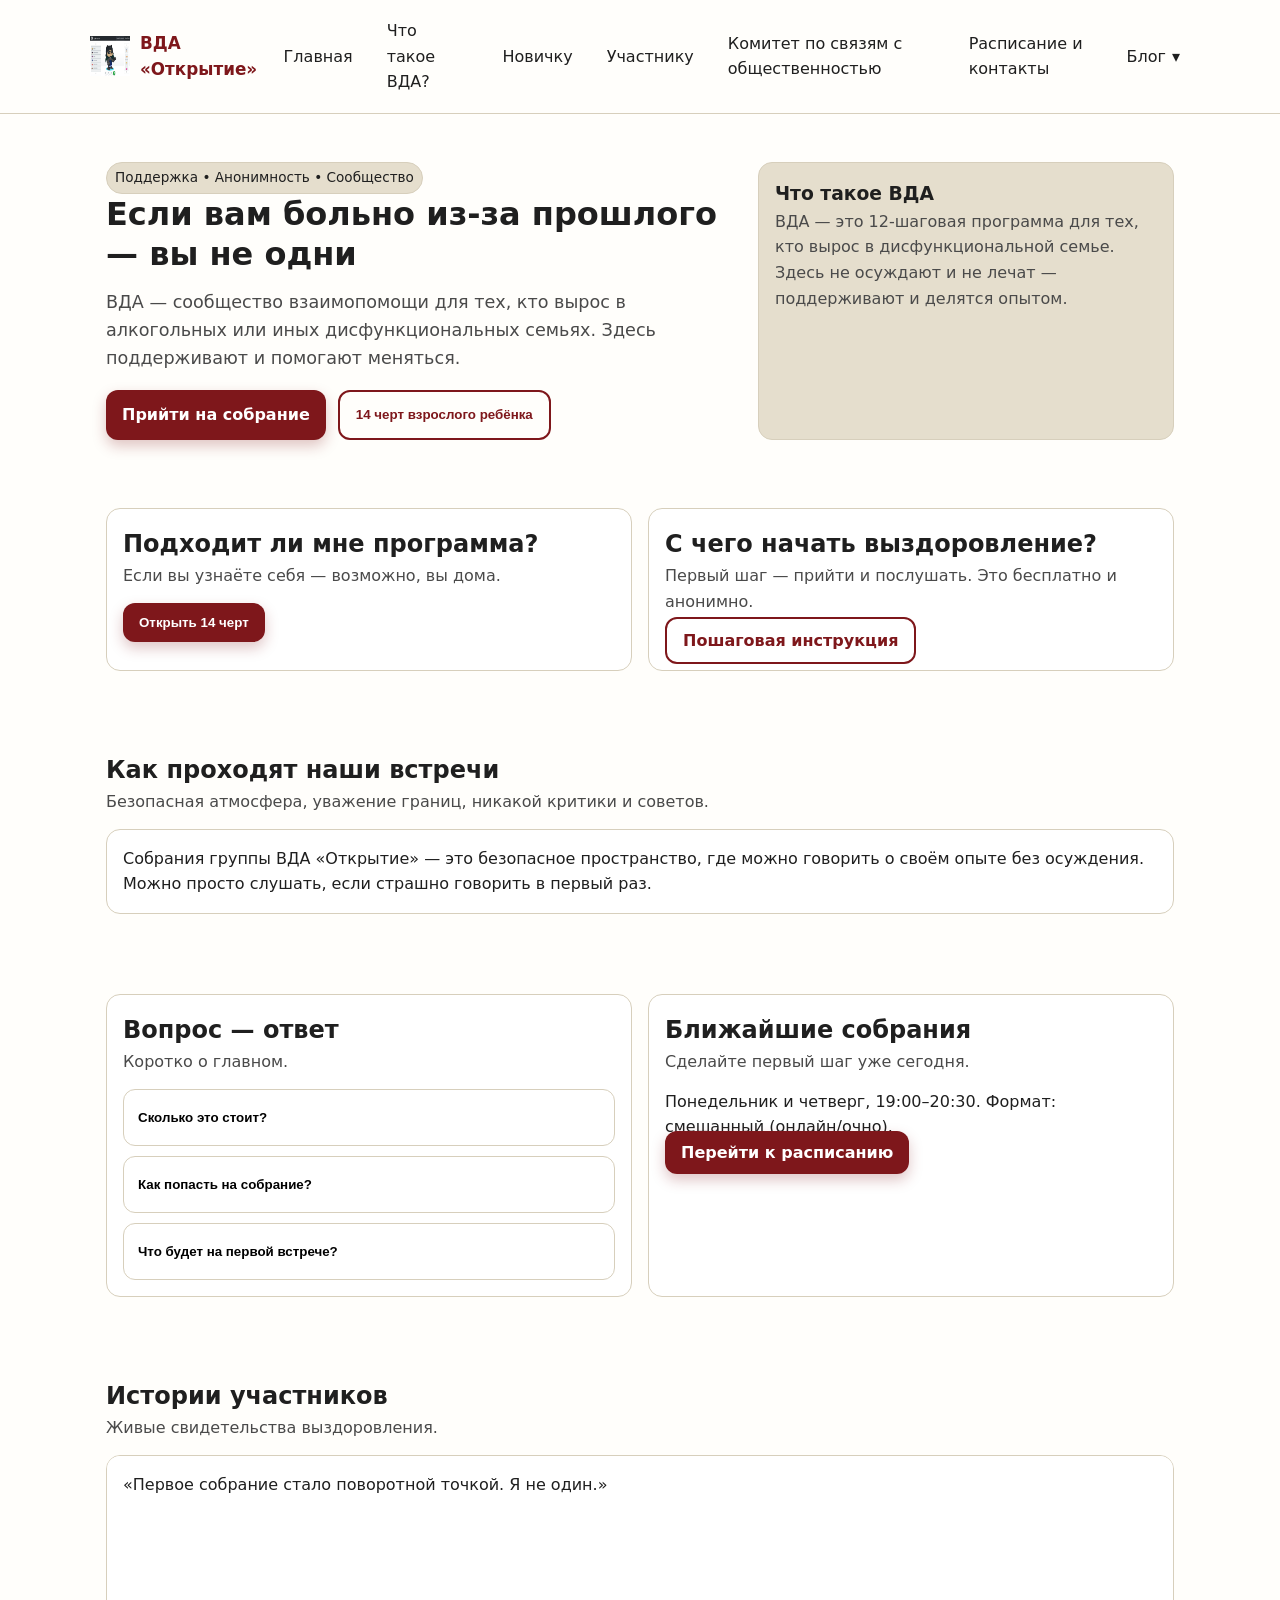
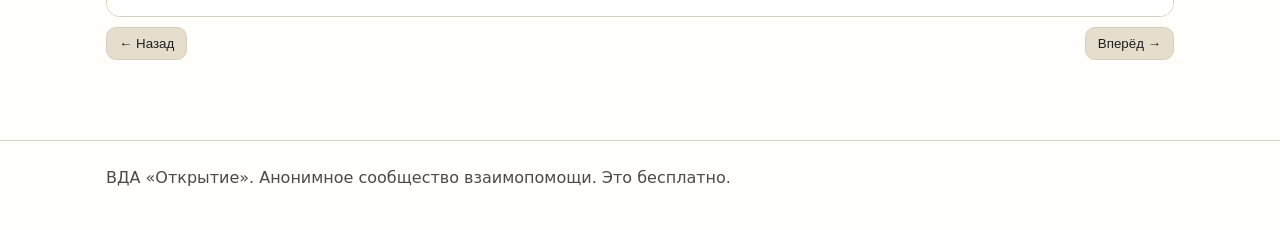
<file: index.html>
<!DOCTYPE html>
<html lang="ru">
  <head>
    <meta charset="utf-8" />
    <meta name="viewport" content="width=device-width, initial-scale=1" />
    <title>ВДА «Открытие» — Сообщество поддержки</title>
    <link href="styles.css" rel="stylesheet" />
  </head>
  <body>
    <header class="site-header">
      <div class="container nav">
        <a class="brand" href="index.html">
          <img src="images/logo.png" alt="ВДА Открытие логотип" />
          <span class="title">ВДА «Открытие»</span>
        </a>
        <button class="nav-toggle" aria-controls="primary-menu" aria-expanded="false">☰</button>
        <nav id="primary-menu" class="menu" aria-expanded="false">
          <a href="index.html">Главная</a>
          <a href="what-is-aca.html">Что такое ВДА?</a>
          <a href="newcomer.html">Новичку</a>
          <a href="member.html">Участнику</a>
          <a href="pr-committee.html">Комитет по связям с общественностью</a>
          <a href="schedule.html">Расписание и контакты</a>
          <div class="dropdown" aria-expanded="false">
            <a href="#" class="dropdown-toggle" aria-haspopup="true" aria-expanded="false">Блог</a>
            <div class="dropdown-menu" role="menu">
              <a href="stories.html">Истории выздоровления</a>
              <a href="articles.html">Статьи про выздоровление</a>
            </div>
          </div>
        </nav>
      </div>
    </header>

    <main>
      <section class="hero">
        <div class="container content">
          <div>
            <span class="tag">Поддержка • Анонимность • Сообщество</span>
            <h1>Если вам больно из‑за прошлого — вы не одни</h1>
            <p class="lead">ВДА — сообщество взаимопомощи для тех, кто вырос в алкогольных или иных дисфункциональных семьях. Здесь поддерживают и помогают меняться.</p>
            <div class="cta">
              <a class="btn btn-primary" href="schedule.html">Прийти на собрание</a>
              <button class="btn btn-ghost" data-open="traits-modal">14 черт взрослого ребёнка</button>
            </div>
          </div>
          <div class="card alt">
            <h3>Что такое ВДА</h3>
            <p class="muted">ВДА — это 12‑шаговая программа для тех, кто вырос в дисфункциональной семье. Здесь не осуждают и не лечат — поддерживают и делятся опытом.</p>
          </div>
        </div>
      </section>

      <section class="section">
        <div class="container grid-2">
          <div class="card">
            <div class="section-header">
              <h2>Подходит ли мне программа?</h2>
              <p class="muted">Если вы узнаёте себя — возможно, вы дома.</p>
            </div>
            <button class="btn btn-primary" data-open="traits-modal">Открыть 14 черт</button>
          </div>
          <div class="card">
            <div class="section-header">
              <h2>С чего начать выздоровление?</h2>
              <p class="muted">Первый шаг — прийти и послушать. Это бесплатно и анонимно.</p>
            </div>
            <a class="btn btn-ghost" href="newcomer.html">Пошаговая инструкция</a>
          </div>
        </div>
      </section>

      <section class="section">
        <div class="container">
          <div class="section-header">
            <h2>Как проходят наши встречи</h2>
            <p class="muted">Безопасная атмосфера, уважение границ, никакой критики и советов.</p>
          </div>
          <div class="card">
            <p>Собрания группы ВДА «Открытие» — это безопасное пространство, где можно говорить о своём опыте без осуждения. Можно просто слушать, если страшно говорить в первый раз.</p>
          </div>
        </div>
      </section>

      <section class="section">
        <div class="container grid-2">
          <div class="card">
            <div class="section-header">
              <h2>Вопрос — ответ</h2>
              <p class="muted">Коротко о главном.</p>
            </div>
            <div class="accordion">
              <div class="item">
                <header>
                  <button class="toggle">Сколько это стоит?</button>
                </header>
                <div class="content" hidden>
                  <p>Это бесплатно. ВДА — некоммерческое сообщество, работающее на добровольные пожертвования. Никто не обязывает жертвовать.</p>
                </div>
              </div>
              <div class="item">
                <header>
                  <button class="toggle">Как попасть на собрание?</button>
                </header>
                <div class="content" hidden>
                  <p>Просто приходите — без записи и взносов. Если страшно, можно в первый раз только послушать. Расписание и ссылки — на странице «Расписание и контакты».</p>
                </div>
              </div>
              <div class="item">
                <header>
                  <button class="toggle">Что будет на первой встрече?</button>
                </header>
                <div class="content" hidden>
                  <p>Приветствие, чтение материалов, знакомство с принципами. Говорить не обязательно — уважаем границы. Нет критики и советов.</p>
                </div>
              </div>
            </div>
          </div>
          <div class="card">
            <div class="section-header">
              <h2>Ближайшие собрания</h2>
              <p class="muted">Сделайте первый шаг уже сегодня.</p>
            </div>
            <p>Понедельник и четверг, 19:00–20:30. Формат: смешанный (онлайн/очно).</p>
            <a class="btn btn-primary" href="schedule.html">Перейти к расписанию</a>
          </div>
        </div>
      </section>

      <section class="section">
        <div class="container">
          <div class="section-header">
            <h2>Истории участников</h2>
            <p class="muted">Живые свидетельства выздоровления.</p>
          </div>
          <div class="carousel" data-carousel>
            <div class="viewport">
              <div class="slides">
                <article class="slide">«Первое собрание стало поворотной точкой. Я не один.»</article>
                <article class="slide">«Со временем появилось больше спокойствия и самоценности.»</article>
                <article class="slide">«12 Шагов — это путь, а не гонка. Я иду своим темпом.»</article>
              </div>
            </div>
            <div class="controls">
              <button data-prev>← Назад</button>
              <button data-next>Вперёд →</button>
            </div>
          </div>
        </div>
      </section>
    </main>

    <footer class="site-footer">
      <div class="container">
        <p>ВДА «Открытие». Анонимное сообщество взаимопомощи. Это бесплатно.</p>
      </div>
    </footer>

    <!-- Traits Modal -->
    <section class="modal" id="traits-modal" aria-hidden="true" role="dialog" aria-modal="true" aria-labelledby="traits-title">
      <div class="modal-dialog">
        <header class="modal-header">
          <h3 id="traits-title">Список характерных особенностей — 14 черт</h3>
          <button class="close-btn" data-close aria-label="Закрыть">×</button>
        </header>
        <div class="modal-body">
          <ol>
            <li>Мы оказались в изоляции и стали бояться людей и властных фигур.</li>
            <li>Мы постоянно ищем одобрение и потеряли себя в этом поиске.</li>
            <li>Мы боимся разгневанных людей и критики в свой адрес.</li>
            <li>Мы стали алкоголиками или вступили в брак с алкоголиками…</li>
            <li>Мы занимаем позицию жертвы…</li>
            <li>Мы слишком ответственны…</li>
            <li>Мы испытываем чувство вины, когда защищаем себя…</li>
            <li>Мы стали зависимы от эмоционального возбуждения.</li>
            <li>Мы путаем любовь с жалостью…</li>
            <li>Мы запрятали вглубь себя чувства…</li>
            <li>Мы сурово осуждаем себя…</li>
            <li>Мы зависимые личности — панически боимся быть брошенными…</li>
            <li>Алкоголизм — семейная болезнь; мы стали пара‑алкоголиками…</li>
            <li>Пара‑алкоголики скорее реагируют, чем действуют.</li>
          </ol>
        </div>
      </div>
    </section>
    <div class="modal-backdrop" hidden></div>

    <script src="scripts.js"></script>
  </body>
  </html>
</file>
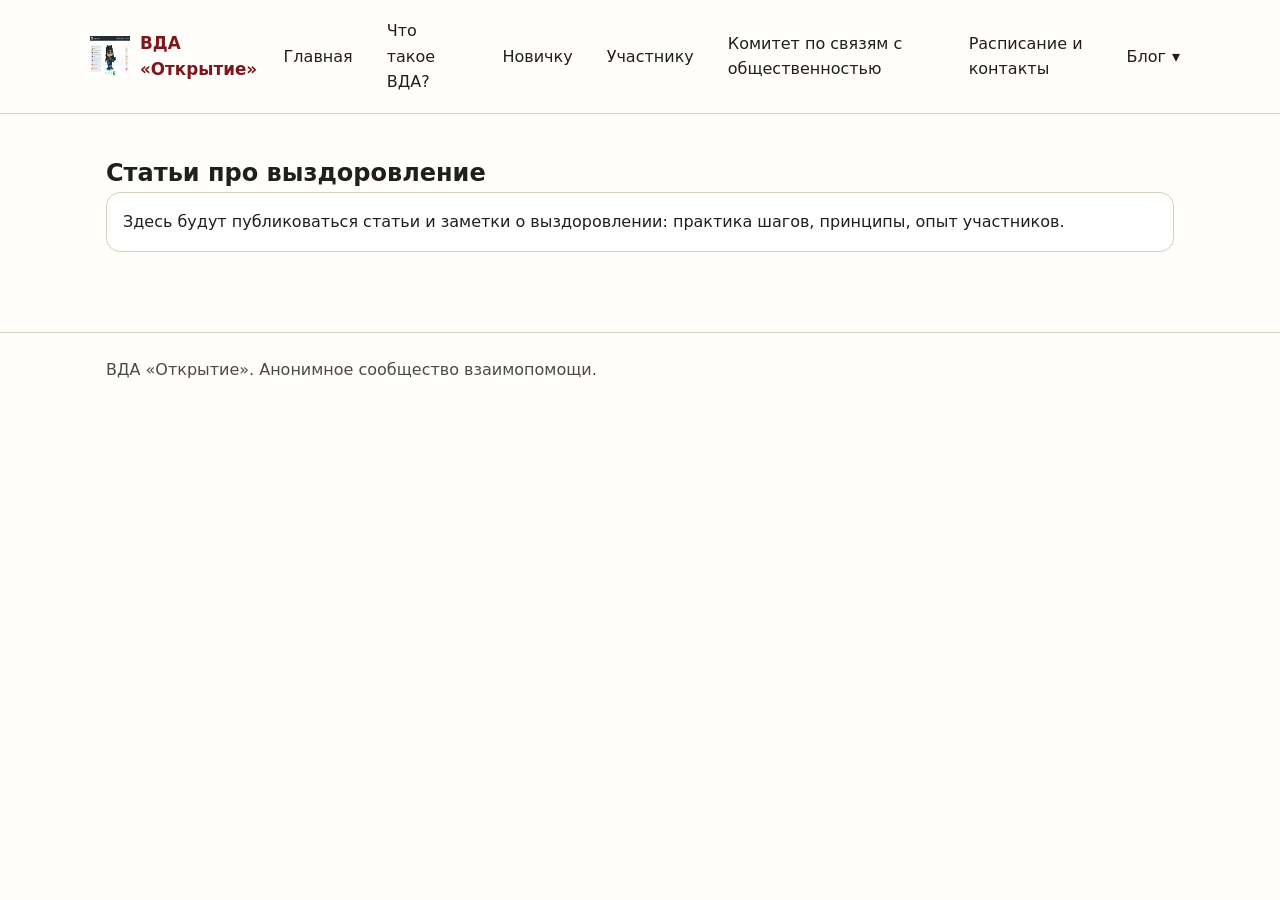
<file: articles.html>
<!DOCTYPE html>
<html lang="ru">
  <head>
    <meta charset="utf-8" />
    <meta name="viewport" content="width=device-width, initial-scale=1" />
    <title>Статьи про выздоровление — ВДА «Открытие»</title>
    <link href="styles.css" rel="stylesheet" />
  </head>
  <body>
    <header class="site-header">
      <div class="container nav">
        <a class="brand" href="index.html">
          <img src="images/logo.png" alt="ВДА Открытие логотип" />
          <span class="title">ВДА «Открытие»</span>
        </a>
        <button class="nav-toggle" aria-controls="primary-menu" aria-expanded="false">☰</button>
        <nav id="primary-menu" class="menu" aria-expanded="false">
          <a href="index.html">Главная</a>
          <a href="what-is-aca.html">Что такое ВДА?</a>
          <a href="newcomer.html">Новичку</a>
          <a href="member.html">Участнику</a>
          <a href="pr-committee.html">Комитет по связям с общественностью</a>
          <a href="schedule.html">Расписание и контакты</a>
          <div class="dropdown" aria-expanded="false">
            <a href="#" class="dropdown-toggle" aria-haspopup="true" aria-expanded="false">Блог</a>
            <div class="dropdown-menu" role="menu">
              <a href="stories.html">Истории выздоровления</a>
              <a href="articles.html" aria-current="page">Статьи про выздоровление</a>
            </div>
          </div>
        </nav>
      </div>
    </header>

    <main>
      <section class="section">
        <div class="container">
          <h1>Статьи про выздоровление</h1>
          <div class="card">
            <p>Здесь будут публиковаться статьи и заметки о выздоровлении: практика шагов, принципы, опыт участников.</p>
          </div>
        </div>
      </section>
    </main>

    <footer class="site-footer">
      <div class="container">
        <p>ВДА «Открытие». Анонимное сообщество взаимопомощи.</p>
      </div>
    </footer>

    <script src="scripts.js"></script>
  </body>
</html>
</file>
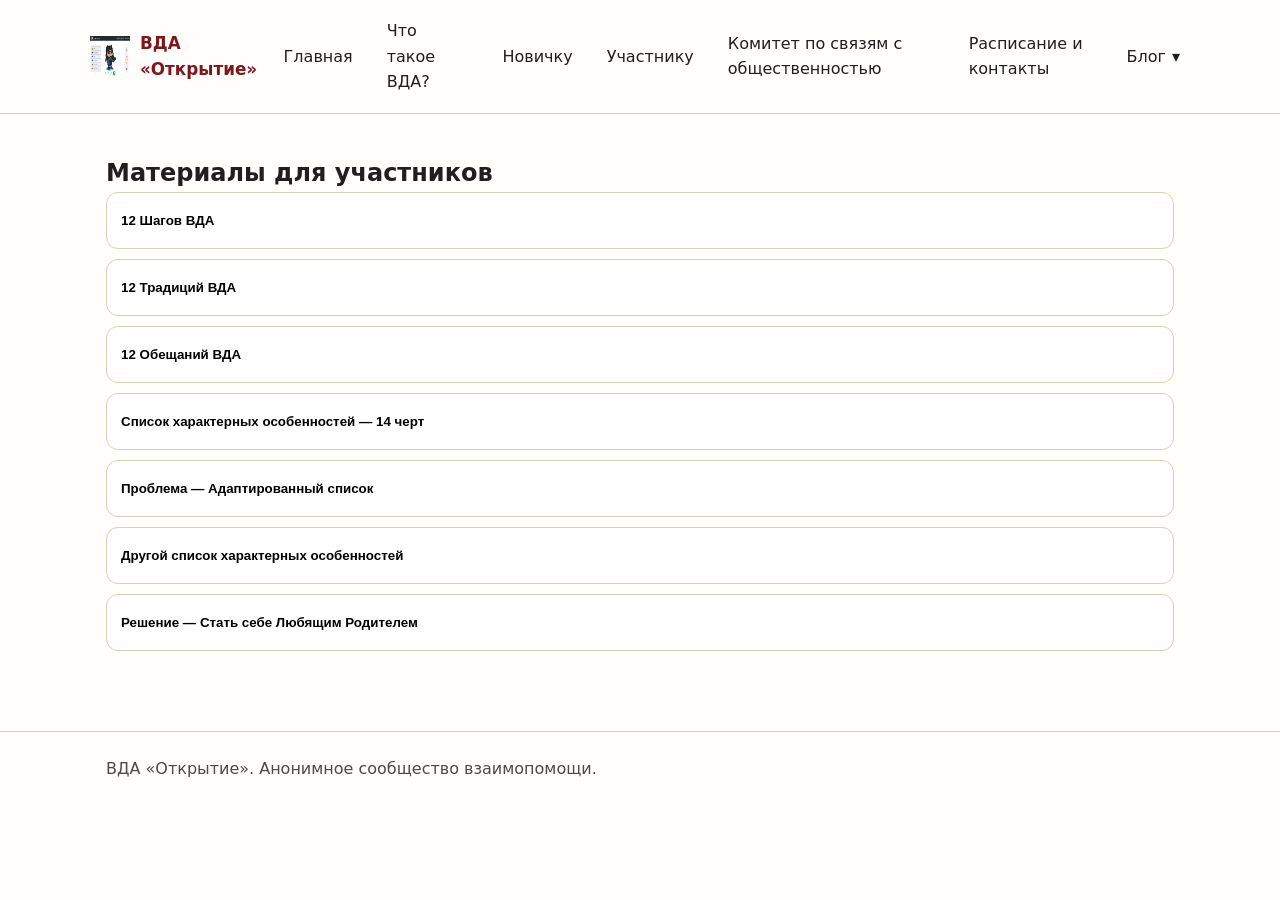
<file: member.html>
<!DOCTYPE html>
<html lang="ru">
  <head>
    <meta charset="utf-8" />
    <meta name="viewport" content="width=device-width, initial-scale=1" />
    <title>Участнику — ВДА «Открытие»</title>
    <link href="styles.css" rel="stylesheet" />
  </head>
  <body>
    <header class="site-header">
      <div class="container nav">
        <a class="brand" href="index.html">
          <img src="images/logo.png" alt="ВДА Открытие логотип" />
          <span class="title">ВДА «Открытие»</span>
        </a>
        <button class="nav-toggle" aria-controls="primary-menu" aria-expanded="false">☰</button>
        <nav id="primary-menu" class="menu" aria-expanded="false">
          <a href="index.html">Главная</a>
          <a href="what-is-aca.html">Что такое ВДА?</a>
          <a href="newcomer.html">Новичку</a>
          <a href="member.html" aria-current="page">Участнику</a>
          <a href="pr-committee.html">Комитет по связям с общественностью</a>
          <a href="schedule.html">Расписание и контакты</a>
          <div class="dropdown" aria-expanded="false">
            <a href="#" class="dropdown-toggle" aria-haspopup="true" aria-expanded="false">Блог</a>
            <div class="dropdown-menu" role="menu">
              <a href="stories.html">Истории выздоровления</a>
              <a href="articles.html">Статьи про выздоровление</a>
            </div>
          </div>
        </nav>
      </div>
    </header>

    <main>
      <section class="section">
        <div class="container">
          <h1>Материалы для участников</h1>
          <div class="accordion">
            <div class="item">
              <header>
                <button class="toggle">12 Шагов ВДА</button>
              </header>
              <div class="content" hidden>
                <ol>
                  <li>Мы признали бессилие перед последствиями алкоголизма или другой семейной дисфункции, признали, что наша жизнь стала неуправляемой.</li>
                  <li>Пришли к убеждению, что Сила, более могущественная, чем наша собственная, сможет вернуть нам здравомыслие.</li>
                  <li>Приняли решение препоручить свою волю и жизнь заботе Бога, как мы Его понимаем.</li>
                  <li>Произвели тщательную и бесстрашную нравственную инвентаризацию.</li>
                  <li>Признали перед Богом, собой и другим человеком истинную природу наших заблуждений.</li>
                  <li>Полностью подготовили себя к тому, чтобы Бог устранил все дефекты нашего характера.</li>
                  <li>Смиренно просили Бога исправить наши изъяны.</li>
                  <li>Составили список людей, которым мы причинили вред, и преисполнились желанием возместить нанесённый им ущерб.</li>
                  <li>Лично возмещали ущерб этим людям, кроме случаев, когда это могло принести вред им или кому-то другому.</li>
                  <li>Продолжали личную инвентаризацию и когда оказывались неправы, немедленно признавали это.</li>
                  <li>Стремились путём молитвы и медитации улучшить свой сознательный контакт с Богом, как мы Его понимаем, молясь лишь о знании Его воли и силе для её исполнения.</li>
                  <li>Достигнув духовного пробуждения, к которому привели эти Шаги, мы стремились нести весть о выздоровлении другим взрослым детям, которые всё ещё страдают, и применять эти принципы во всех наших делах.</li>
                </ol>
              </div>
            </div>
            <div class="item">
              <header>
                <button class="toggle">12 Традиций ВДА</button>
              </header>
              <div class="content" hidden>
                <ol>
                  <li>Наше общее благополучие должно стоять на первом месте; личное выздоровление зависит от единства ВДА.</li>
                  <li>В делах нашей группы есть лишь один высший авторитет — любящий Бог, выраженный нашим групповым сознанием. Наши лидеры – это лишь доверенные исполнители, они нами не управляют.</li>
                  <li>Единственным условием для членства в ВДА является желание выздоравливать от последствий воспитания в алкогольной или любой другой дисфункциональной семье.</li>
                  <li>Каждая группа вполне самостоятельна, за исключением дел, которые затрагивают другие группы или сообщество ВДА в целом. Мы сотрудничаем со всеми двенадцатишаговыми программами.</li>
                  <li>У каждой группы есть лишь одна цель – донести нашу весть взрослому ребёнку, который всё ещё страдает.</li>
                  <li>Группе ВДА никогда не следует поддерживать, финансировать или предоставлять имя ВДА какой-либо родственной организации или посторонней компании, чтобы проблемы, связанные с деньгами, собственностью и престижем, не отвлекали нас от нашей главной цели.</li>
                  <li>Каждой группе ВДА следует полностью опираться на собственные силы, отказываясь от помощи извне.</li>
                  <li>Взрослые Дети Алкоголиков должны всегда оставаться непрофессиональным объединением, однако наши службы могут привлекать работников, обладающих специальной квалификацией.</li>
                  <li>Сообществу ВДА, как таковому, никогда не следует иметь организационной структуры; однако мы можем создавать службы или комитеты, непосредственно подчинённые тем, кого они обслуживают.</li>
                  <li>Взрослые Дети Алкоголиков не придерживаются какого-либо мнения по вопросам, не относящимся к деятельности Сообщества, поэтому имя ВДА не следует вовлекать в общественные дискуссии.</li>
                  <li>Наша политика во взаимоотношениях с общественностью основана на привлекательности наших идей, а не на пропаганде: мы должны всегда сохранять личную анонимность во всех своих контактах с прессой, радио, телевидением и кино.</li>
                  <li>Анонимность – духовная основа всех наших Традиций, постоянно напоминающая нам о необходимости ставить принципы выше личностей.</li>
                </ol>
              </div>
            </div>
            <div class="item">
              <header>
                <button class="toggle">12 Обещаний ВДА</button>
              </header>
              <div class="content" hidden>
                <ol>
                  <li>Мы откроем свою истинную личность, любя и принимая себя.</li>
                  <li>Наше самоуважение будет расти по мере того, как мы станем ежедневно одобрять себя.</li>
                  <li>Нас покинут потребность угодничать и страх перед людьми, имеющими власть.</li>
                  <li>В нас окрепнет способность строить и развивать близкие отношения.</li>
                  <li>Когда мы преодолеем чувство покинутости, нас станет привлекать сила духа и характера, и мы будем более терпимо относиться к человеческим слабостям.</li>
                  <li>Мы обретём чувства стабильности, покоя и финансовой защищенности.</li>
                  <li>Мы научимся играть, веселиться и радоваться жизни.</li>
                  <li>Мы научимся любить людей, способных к любви и ответственности за себя.</li>
                  <li>Нам станет легче устанавливать здоровые границы.</li>
                  <li>Мы интуитивно будем принимать более здравые решения и перестанем бояться успехов и неудач.</li>
                  <li>Наша группа ВДА поможет нам шаг за шагом освободиться от дисфункционального поведения.</li>
                  <li>С помощью своей Высшей Силы мы постепенно научимся ожидать самого лучшего и получать его.</li>
                </ol>
              </div>
            </div>
            <div class="item">
              <header>
                <button class="toggle">Список характерных особенностей — 14 черт</button>
              </header>
              <div class="content" hidden>
                <ol>
                  <li>Мы оказались в изоляции и стали бояться людей и властных фигур.</li>
                  <li>Мы постоянно ищем одобрение и потеряли себя в этом поиске.</li>
                  <li>Мы боимся разгневанных людей и любых критических замечаний в свой адрес.</li>
                  <li>Мы сами стали алкоголиками либо вступили в брак с алкоголиками…</li>
                  <li>Мы занимаем позицию жертвы…</li>
                  <li>Мы слишком ответственны…</li>
                  <li>Мы испытываем чувство вины, когда защищаем себя…</li>
                  <li>Мы стали зависимы от эмоционального возбуждения.</li>
                  <li>Мы путаем любовь с жалостью…</li>
                  <li>Мы запрятали вглубь себя чувства…</li>
                  <li>Мы сурово осуждаем себя…</li>
                  <li>Мы зависимые личности, боимся быть брошенными…</li>
                  <li>Алкоголизм – семейная болезнь; мы стали пара‑алкоголиками…</li>
                  <li>Пара‑алкоголики скорее реагируют, чем действуют.</li>
                </ol>
              </div>
            </div>
            <div class="item">
              <header>
                <button class="toggle">Проблема — Адаптированный список</button>
              </header>
              <div class="content" hidden>
                <p>Мы обнаружили, что у нас – детей, выросших в алкогольных и дисфункциональных семьях – очень много общего… (полный текст можно добавить позднее).</p>
              </div>
            </div>
            <div class="item">
              <header>
                <button class="toggle">Другой список характерных особенностей</button>
              </header>
              <div class="content" hidden>
                <p>Пытаясь скрыть страх перед людьми, мы сами становимся авторитарными… (полный текст можно добавить позднее).</p>
              </div>
            </div>
            <div class="item">
              <header>
                <button class="toggle">Решение — Стать себе Любящим Родителем</button>
              </header>
              <div class="content" hidden>
                <p>Поскольку ВДА становится для вас безопасным местом, вы обретаете возможность выражать боль и страхи… (полный текст можно добавить позднее).</p>
              </div>
            </div>
          </div>
        </div>
      </section>
    </main>

    <footer class="site-footer">
      <div class="container">
        <p>ВДА «Открытие». Анонимное сообщество взаимопомощи.</p>
      </div>
    </footer>

    <script src="scripts.js"></script>
  </body>
</html>
</file>
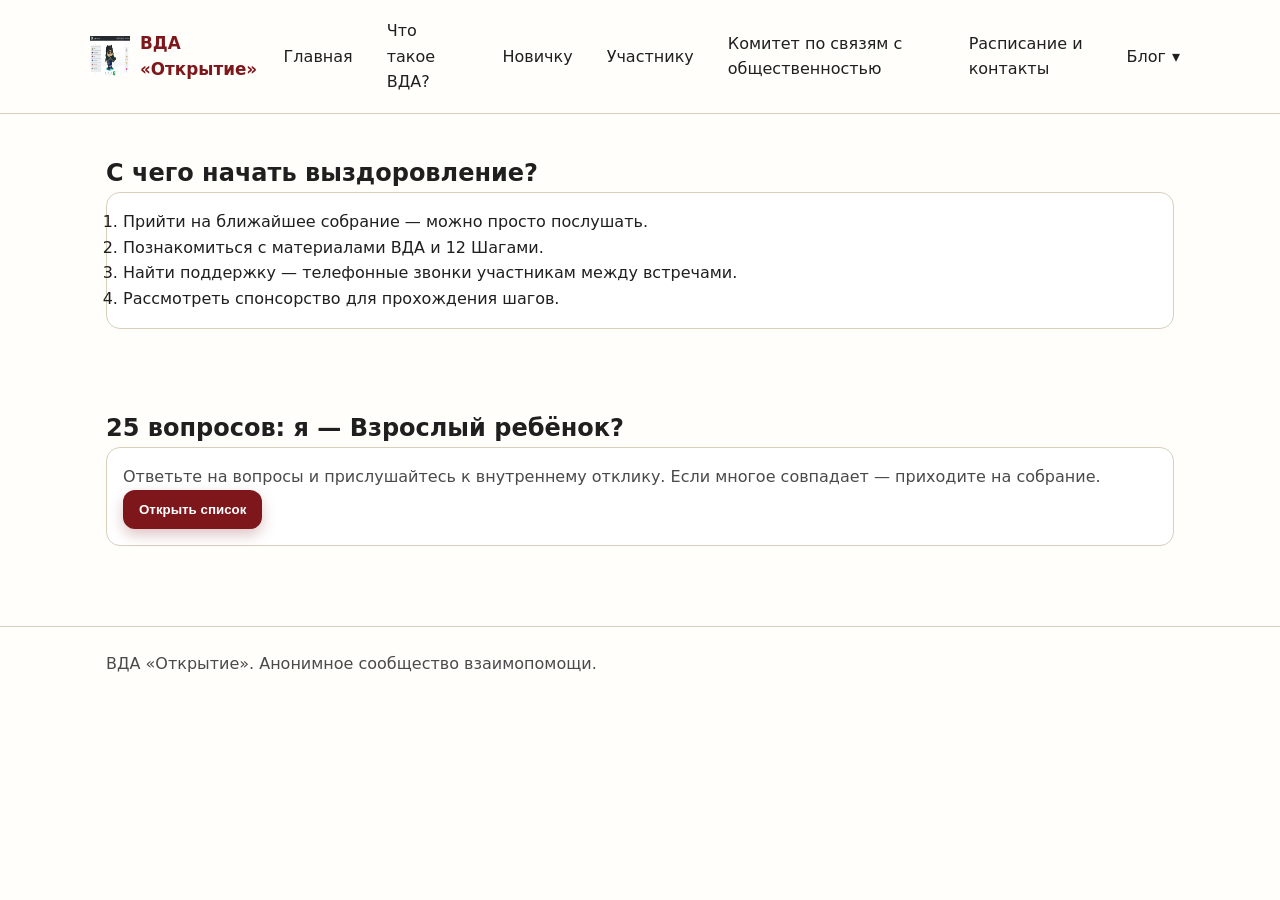
<file: newcomer.html>
<!DOCTYPE html>
<html lang="ru">
  <head>
    <meta charset="utf-8" />
    <meta name="viewport" content="width=device-width, initial-scale=1" />
    <title>Новичку — ВДА «Открытие»</title>
    <link href="styles.css" rel="stylesheet" />
  </head>
  <body>
    <header class="site-header">
      <div class="container nav">
        <a class="brand" href="index.html">
          <img src="images/logo.png" alt="ВДА Открытие логотип" />
          <span class="title">ВДА «Открытие»</span>
        </a>
        <button class="nav-toggle" aria-controls="primary-menu" aria-expanded="false">☰</button>
        <nav id="primary-menu" class="menu" aria-expanded="false">
          <a href="index.html">Главная</a>
          <a href="what-is-aca.html">Что такое ВДА?</a>
          <a href="newcomer.html" aria-current="page">Новичку</a>
          <a href="member.html">Участнику</a>
          <a href="pr-committee.html">Комитет по связям с общественностью</a>
          <a href="schedule.html">Расписание и контакты</a>
          <div class="dropdown" aria-expanded="false">
            <a href="#" class="dropdown-toggle" aria-haspopup="true" aria-expanded="false">Блог</a>
            <div class="dropdown-menu" role="menu">
              <a href="stories.html">Истории выздоровления</a>
              <a href="articles.html">Статьи про выздоровление</a>
            </div>
          </div>
        </nav>
      </div>
    </header>

    <main>
      <section class="section">
        <div class="container">
          <h1>С чего начать выздоровление?</h1>
          <div class="card">
            <ol>
              <li>Прийти на ближайшее собрание — можно просто послушать.</li>
              <li>Познакомиться с материалами ВДА и 12 Шагами.</li>
              <li>Найти поддержку — телефонные звонки участникам между встречами.</li>
              <li>Рассмотреть спонсорство для прохождения шагов.</li>
            </ol>
          </div>
        </div>
      </section>

      <section class="section">
        <div class="container">
          <h2>25 вопросов: я — Взрослый ребёнок?</h2>
          <div class="card">
            <p class="muted">Ответьте на вопросы и прислушайтесь к внутреннему отклику. Если многое совпадает — приходите на собрание.</p>
            <button class="btn btn-primary" data-open="questions-modal">Открыть список</button>
          </div>
        </div>
      </section>
    </main>

    <footer class="site-footer">
      <div class="container">
        <p>ВДА «Открытие». Анонимное сообщество взаимопомощи.</p>
      </div>
    </footer>

    <!-- 25 Questions Modal -->
    <section class="modal" id="questions-modal" aria-hidden="true" role="dialog" aria-modal="true" aria-labelledby="questions-title">
      <div class="modal-dialog">
        <header class="modal-header">
          <h3 id="questions-title">25 вопросов: я — Взрослый ребёнок?</h3>
          <button class="close-btn" data-close aria-label="Закрыть">×</button>
        </header>
        <div class="modal-body">
          <ol>
            <li>Чувствую ли я себя ответственным за чувства других?</li>
            <li>Склонен(а) ли я к угождению и страху отказа?</li>
            <li>Трудно ли мне доверять людям и устанавливать границы?</li>
            <li>Часто ли я чувствую стыд и вину без причины?</li>
            <li>Есть ли у меня трудности в близких отношениях?</li>
            <!-- ... остальные вопросы можно добавить позже ... -->
          </ol>
        </div>
      </div>
    </section>
    <div class="modal-backdrop" hidden></div>

    <script src="scripts.js"></script>
  </body>
</html>
</file>
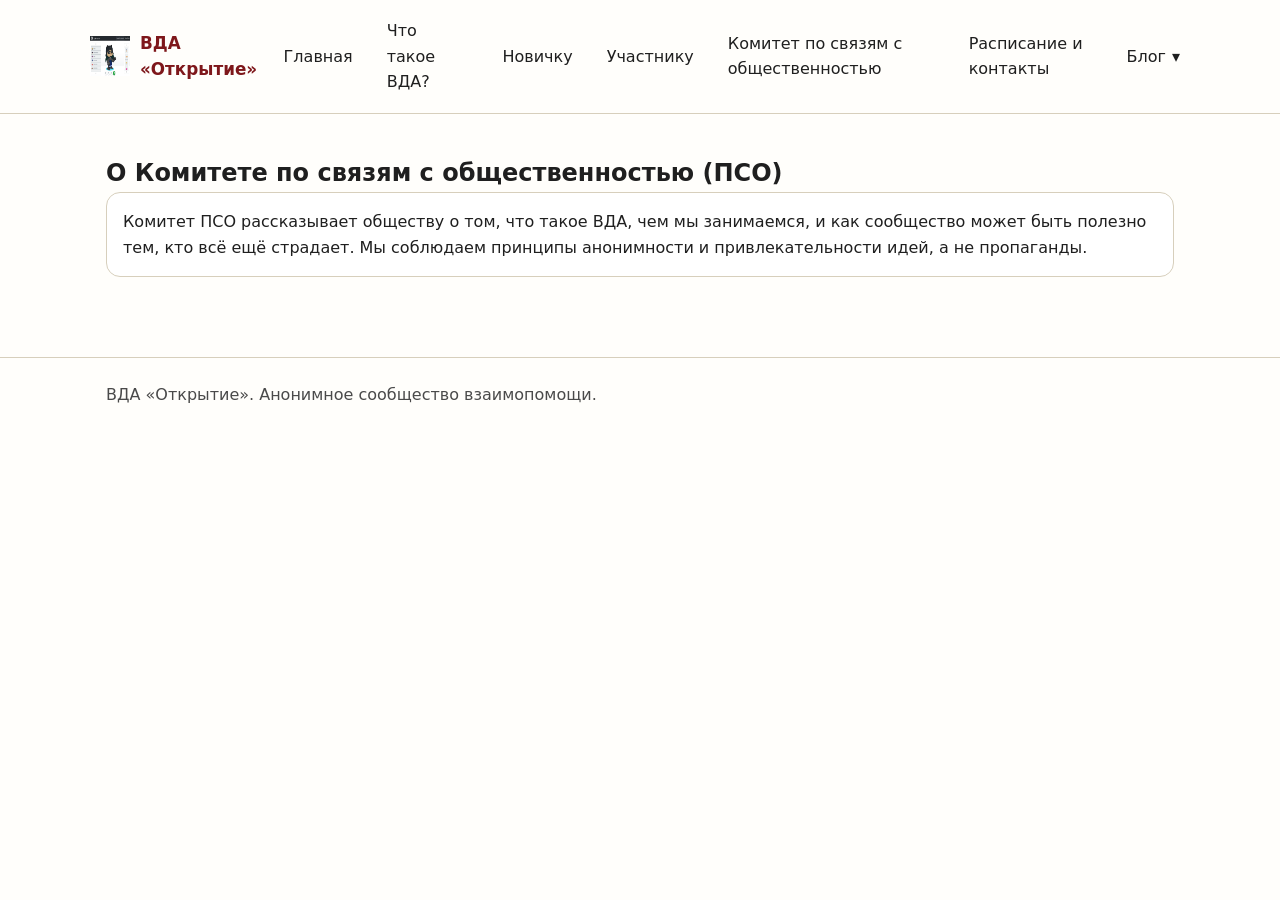
<file: pr-committee.html>
<!DOCTYPE html>
<html lang="ru">
  <head>
    <meta charset="utf-8" />
    <meta name="viewport" content="width=device-width, initial-scale=1" />
    <title>Комитет по связям с общественностью — ВДА «Открытие»</title>
    <link href="styles.css" rel="stylesheet" />
  </head>
  <body>
    <header class="site-header">
      <div class="container nav">
        <a class="brand" href="index.html">
          <img src="images/logo.png" alt="ВДА Открытие логотип" />
          <span class="title">ВДА «Открытие»</span>
        </a>
        <button class="nav-toggle" aria-controls="primary-menu" aria-expanded="false">☰</button>
        <nav id="primary-menu" class="menu" aria-expanded="false">
          <a href="index.html">Главная</a>
          <a href="what-is-aca.html">Что такое ВДА?</a>
          <a href="newcomer.html">Новичку</a>
          <a href="member.html">Участнику</a>
          <a href="pr-committee.html" aria-current="page">Комитет по связям с общественностью</a>
          <a href="schedule.html">Расписание и контакты</a>
          <div class="dropdown" aria-expanded="false">
            <a href="#" class="dropdown-toggle" aria-haspopup="true" aria-expanded="false">Блог</a>
            <div class="dropdown-menu" role="menu">
              <a href="stories.html">Истории выздоровления</a>
              <a href="articles.html">Статьи про выздоровление</a>
            </div>
          </div>
        </nav>
      </div>
    </header>

    <main>
      <section class="section">
        <div class="container">
          <h1>О Комитете по связям с общественностью (ПСО)</h1>
          <div class="card">
            <p>Комитет ПСО рассказывает обществу о том, что такое ВДА, чем мы занимаемся, и как сообщество может быть полезно тем, кто всё ещё страдает. Мы соблюдаем принципы анонимности и привлекательности идей, а не пропаганды.</p>
          </div>
        </div>
      </section>
    </main>

    <footer class="site-footer">
      <div class="container">
        <p>ВДА «Открытие». Анонимное сообщество взаимопомощи.</p>
      </div>
    </footer>

    <script src="scripts.js"></script>
  </body>
</html>
</file>
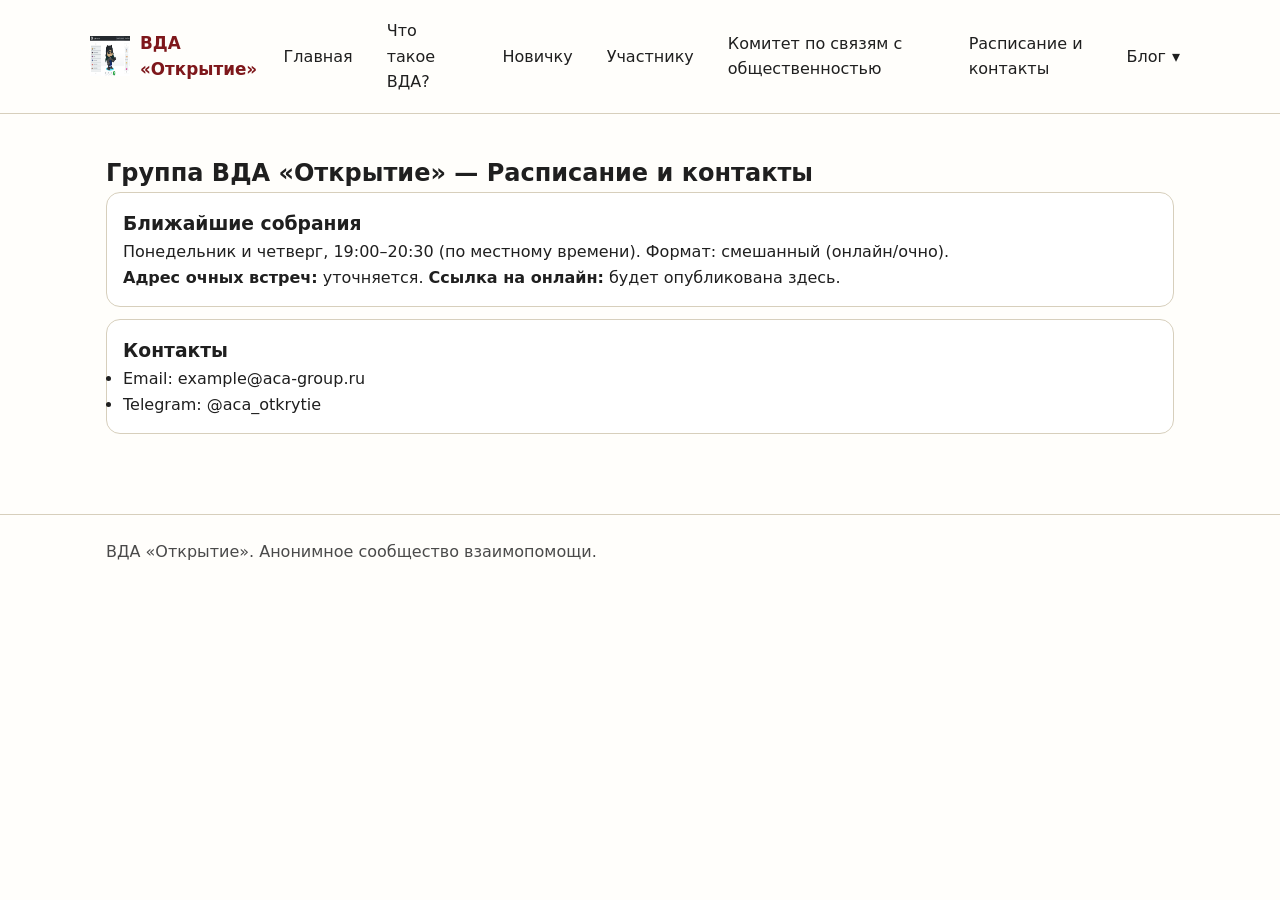
<file: schedule.html>
<!DOCTYPE html>
<html lang="ru">
  <head>
    <meta charset="utf-8" />
    <meta name="viewport" content="width=device-width, initial-scale=1" />
    <title>Расписание и контакты — ВДА «Открытие»</title>
    <link href="styles.css" rel="stylesheet" />
  </head>
  <body>
    <header class="site-header">
      <div class="container nav">
        <a class="brand" href="index.html">
          <img src="images/logo.png" alt="ВДА Открытие логотип" />
          <span class="title">ВДА «Открытие»</span>
        </a>
        <button class="nav-toggle" aria-controls="primary-menu" aria-expanded="false">☰</button>
        <nav id="primary-menu" class="menu" aria-expanded="false">
          <a href="index.html">Главная</a>
          <a href="what-is-aca.html">Что такое ВДА?</a>
          <a href="newcomer.html">Новичку</a>
          <a href="member.html">Участнику</a>
          <a href="pr-committee.html">Комитет по связям с общественностью</a>
          <a href="schedule.html" aria-current="page">Расписание и контакты</a>
          <div class="dropdown" aria-expanded="false">
            <a href="#" class="dropdown-toggle" aria-haspopup="true" aria-expanded="false">Блог</a>
            <div class="dropdown-menu" role="menu">
              <a href="stories.html">Истории выздоровления</a>
              <a href="articles.html">Статьи про выздоровление</a>
            </div>
          </div>
        </nav>
      </div>
    </header>

    <main>
      <section class="section">
        <div class="container">
          <h1>Группа ВДА «Открытие» — Расписание и контакты</h1>
          <div class="card">
            <h3>Ближайшие собрания</h3>
            <p>Понедельник и четверг, 19:00–20:30 (по местному времени). Формат: смешанный (онлайн/очно).</p>
            <p><strong>Адрес очных встреч:</strong> уточняется. <strong>Ссылка на онлайн:</strong> будет опубликована здесь.</p>
          </div>
          <div class="card" style="margin-top:12px;">
            <h3>Контакты</h3>
            <ul>
              <li>Email: example@aca-group.ru</li>
              <li>Telegram: @aca_otkrytie</li>
            </ul>
          </div>
        </div>
      </section>
    </main>

    <footer class="site-footer">
      <div class="container">
        <p>ВДА «Открытие». Анонимное сообщество взаимопомощи.</p>
      </div>
    </footer>

    <script src="scripts.js"></script>
  </body>
</html>
</file>
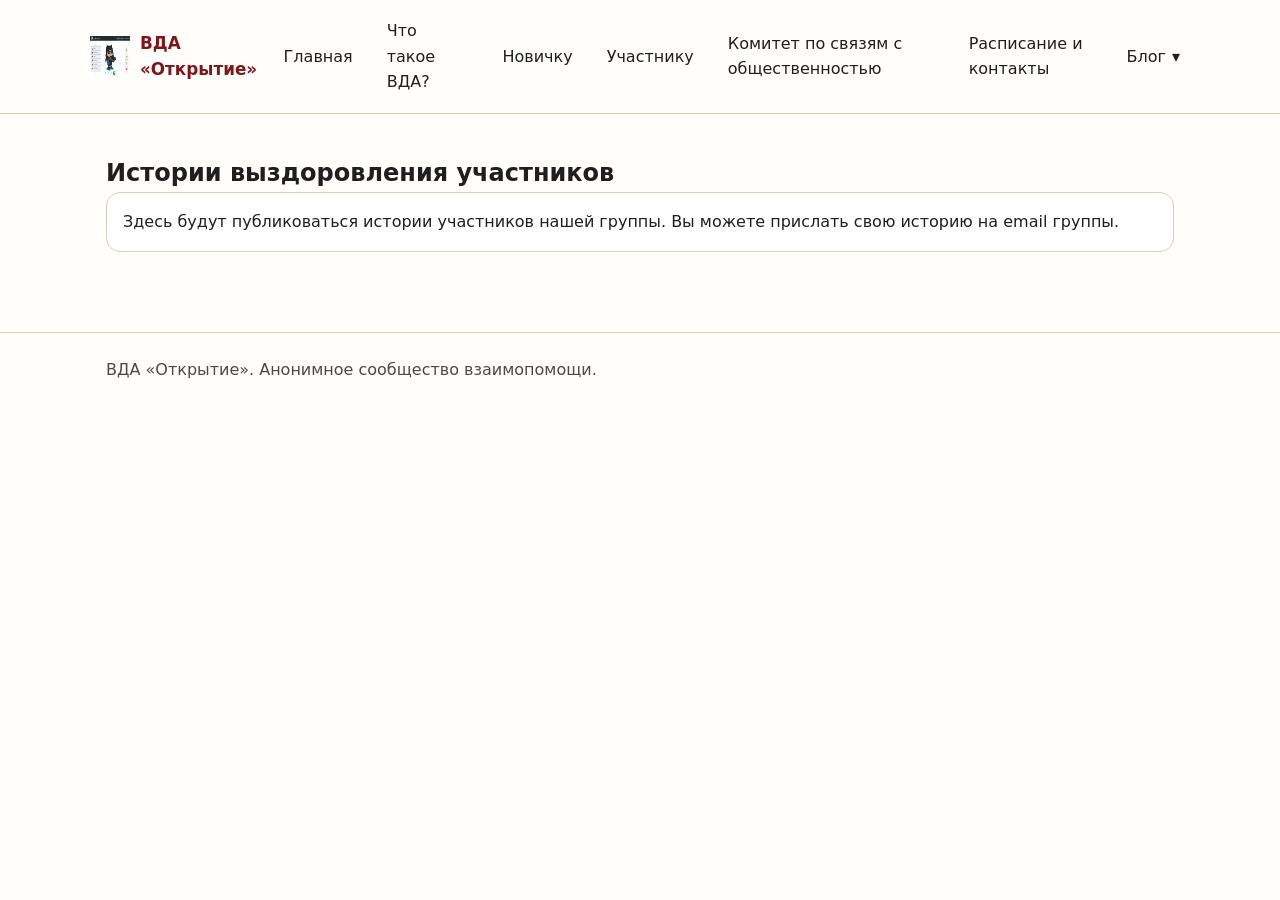
<file: stories.html>
<!DOCTYPE html>
<html lang="ru">
  <head>
    <meta charset="utf-8" />
    <meta name="viewport" content="width=device-width, initial-scale=1" />
    <title>Истории выздоровления — ВДА «Открытие»</title>
    <link href="styles.css" rel="stylesheet" />
  </head>
  <body>
    <header class="site-header">
      <div class="container nav">
        <a class="brand" href="index.html">
          <img src="images/logo.png" alt="ВДА Открытие логотип" />
          <span class="title">ВДА «Открытие»</span>
        </a>
        <button class="nav-toggle" aria-controls="primary-menu" aria-expanded="false">☰</button>
        <nav id="primary-menu" class="menu" aria-expanded="false">
          <a href="index.html">Главная</a>
          <a href="what-is-aca.html">Что такое ВДА?</a>
          <a href="newcomer.html">Новичку</a>
          <a href="member.html">Участнику</a>
          <a href="pr-committee.html">Комитет по связям с общественностью</a>
          <a href="schedule.html">Расписание и контакты</a>
          <div class="dropdown" aria-expanded="false">
            <a href="#" class="dropdown-toggle" aria-haspopup="true" aria-expanded="false">Блог</a>
            <div class="dropdown-menu" role="menu">
              <a href="stories.html" aria-current="page">Истории выздоровления</a>
              <a href="articles.html">Статьи про выздоровление</a>
            </div>
          </div>
        </nav>
      </div>
    </header>

    <main>
      <section class="section">
        <div class="container">
          <h1>Истории выздоровления участников</h1>
          <div class="card">
            <p>Здесь будут публиковаться истории участников нашей группы. Вы можете прислать свою историю на email группы.</p>
          </div>
        </div>
      </section>
    </main>

    <footer class="site-footer">
      <div class="container">
        <p>ВДА «Открытие». Анонимное сообщество взаимопомощи.</p>
      </div>
    </footer>

    <script src="scripts.js"></script>
  </body>
</html>
</file>
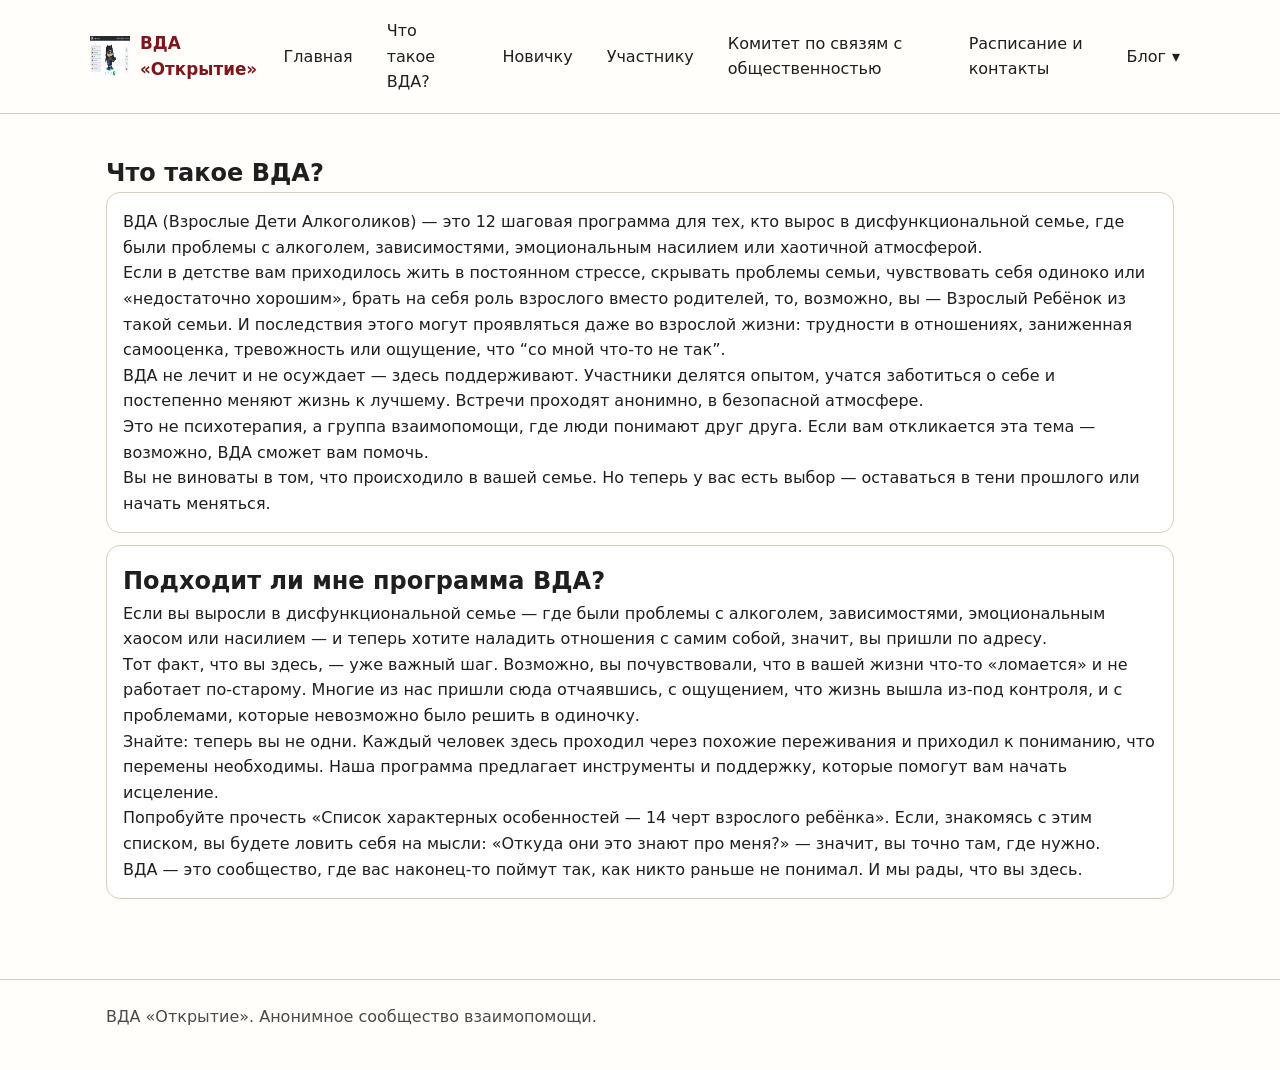
<file: what-is-aca.html>
<!DOCTYPE html>
<html lang="ru">
  <head>
    <meta charset="utf-8" />
    <meta name="viewport" content="width=device-width, initial-scale=1" />
    <title>Что такое ВДА? — ВДА «Открытие»</title>
    <link href="styles.css" rel="stylesheet" />
  </head>
  <body>
    <header class="site-header">
      <div class="container nav">
        <a class="brand" href="index.html">
          <img src="images/logo.png" alt="ВДА Открытие логотип" />
          <span class="title">ВДА «Открытие»</span>
        </a>
        <button class="nav-toggle" aria-controls="primary-menu" aria-expanded="false">☰</button>
        <nav id="primary-menu" class="menu" aria-expanded="false">
          <a href="index.html">Главная</a>
          <a href="what-is-aca.html" aria-current="page">Что такое ВДА?</a>
          <a href="newcomer.html">Новичку</a>
          <a href="member.html">Участнику</a>
          <a href="pr-committee.html">Комитет по связям с общественностью</a>
          <a href="schedule.html">Расписание и контакты</a>
          <div class="dropdown" aria-expanded="false">
            <a href="#" class="dropdown-toggle" aria-haspopup="true" aria-expanded="false">Блог</a>
            <div class="dropdown-menu" role="menu">
              <a href="stories.html">Истории выздоровления</a>
              <a href="articles.html">Статьи про выздоровление</a>
            </div>
          </div>
        </nav>
      </div>
    </header>

    <main>
      <section class="section">
        <div class="container">
          <h1>Что такое ВДА?</h1>
          <div class="card">
            <p>ВДА (Взрослые Дети Алкоголиков) — это 12 шаговая программа для тех, кто вырос в дисфункциональной семье, где были проблемы с алкоголем, зависимостями, эмоциональным насилием или хаотичной атмосферой.</p>
            <p>Если в детстве вам приходилось жить в постоянном стрессе, скрывать проблемы семьи, чувствовать себя одиноко или «недостаточно хорошим», брать на себя роль взрослого вместо родителей, то, возможно, вы — Взрослый Ребёнок из такой семьи. И последствия этого могут проявляться даже во взрослой жизни: трудности в отношениях, заниженная самооценка, тревожность или ощущение, что “со мной что-то не так”.</p>
            <p>ВДА не лечит и не осуждает — здесь поддерживают. Участники делятся опытом, учатся заботиться о себе и постепенно меняют жизнь к лучшему. Встречи проходят анонимно, в безопасной атмосфере.</p>
            <p>Это не психотерапия, а группа взаимопомощи, где люди понимают друг друга. Если вам откликается эта тема — возможно, ВДА сможет вам помочь.</p>
            <p>Вы не виноваты в том, что происходило в вашей семье. Но теперь у вас есть выбор — оставаться в тени прошлого или начать меняться.</p>
          </div>
          <div class="card" style="margin-top:12px;">
            <h2>Подходит ли мне программа ВДА?</h2>
            <p>Если вы выросли в дисфункциональной семье — где были проблемы с алкоголем, зависимостями, эмоциональным хаосом или насилием — и теперь хотите наладить отношения с самим собой, значит, вы пришли по адресу.</p>
            <p>Тот факт, что вы здесь, — уже важный шаг. Возможно, вы почувствовали, что в вашей жизни что-то «ломается» и не работает по-старому. Многие из нас пришли сюда отчаявшись, с ощущением, что жизнь вышла из-под контроля, и с проблемами, которые невозможно было решить в одиночку.</p>
            <p>Знайте: теперь вы не одни. Каждый человек здесь проходил через похожие переживания и приходил к пониманию, что перемены необходимы. Наша программа предлагает инструменты и поддержку, которые помогут вам начать исцеление.</p>
            <p>Попробуйте прочесть «Список характерных особенностей — 14 черт взрослого ребёнка». Если, знакомясь с этим списком, вы будете ловить себя на мысли: «Откуда они это знают про меня?» — значит, вы точно там, где нужно.</p>
            <p>ВДА — это сообщество, где вас наконец-то поймут так, как никто раньше не понимал. И мы рады, что вы здесь.</p>
          </div>
        </div>
      </section>
    </main>

    <footer class="site-footer">
      <div class="container">
        <p>ВДА «Открытие». Анонимное сообщество взаимопомощи.</p>
      </div>
    </footer>

    <script src="scripts.js"></script>
  </body>
</html>
</file>
<file: styles.css>
/* Global theme */
:root {
  --bg-main: #fffefb;
  --bg-secondary: #e5decd;
  --accent: #7e171b;
  --text-primary: #1f1f1f;
  --text-secondary: #4a4a4a;
  --border: #d7cfbc;
  --white: #ffffff;
}

* {
  box-sizing: border-box;
  margin: 0;
  padding: 0;
}

html {
  font-size: 16px;
}

body {
  font-family: system-ui, -apple-system, Segoe UI, Roboto, Ubuntu, Cantarell, Noto Sans,
    Helvetica, Arial, "Apple Color Emoji", "Segoe UI Emoji";
  line-height: 1.6;
  color: var(--text-primary);
  background: var(--bg-main);
}

img {
  max-width: 100%;
  display: block;
}

a {
  color: var(--accent);
  text-decoration: none;
}

a:hover {
  text-decoration: underline;
}

.container {
  width: 100%;
  max-width: 1100px;
  margin: 0 auto;
  padding: 0 16px;
}

/* Header & Navigation */
header.site-header {
  position: sticky;
  top: 0;
  z-index: 1000;
  background: var(--bg-main);
  border-bottom: 1px solid var(--border);
}

.nav {
  display: flex;
  align-items: center;
  justify-content: space-between;
  gap: 16px;
  padding: 10px 0;
}

.brand {
  display: flex;
  align-items: center;
  gap: 10px;
}

.brand img {
  width: 40px;
  height: 40px;
}

.brand .title {
  font-weight: 700;
  font-size: 1.05rem;
}

.menu {
  display: flex;
  align-items: center;
  gap: 14px;
}

.menu a {
  color: var(--text-primary);
  padding: 8px 10px;
  border-radius: 8px;
}

.menu a:hover,
.menu a:focus {
  background: var(--bg-secondary);
  outline: none;
}

.menu .dropdown {
  position: relative;
}

.menu .dropdown-toggle::after {
  content: "▾";
  margin-left: 6px;
}

.menu .dropdown-menu {
  position: absolute;
  right: 0;
  top: calc(100% + 4px);
  background: var(--white);
  border: 1px solid var(--border);
  box-shadow: 0 6px 20px rgba(0,0,0,0.08);
  border-radius: 10px;
  padding: 8px;
  display: none;
  min-width: 240px;
}

.menu .dropdown[aria-expanded="true"] .dropdown-menu {
  display: block;
}

.menu .dropdown-menu a {
  display: block;
  padding: 8px 10px;
  border-radius: 8px;
}

.menu .dropdown-menu a:hover {
  background: var(--bg-secondary);
}

.nav-toggle {
  display: none;
  background: transparent;
  border: none;
  font-size: 1.4rem;
}

@media (max-width: 900px) {
  .menu {
    position: fixed;
    inset: 60px 0 auto 0;
    background: var(--bg-main);
    border-bottom: 1px solid var(--border);
    padding: 14px 16px 16px;
    flex-direction: column;
    align-items: stretch;
    gap: 6px;
    transform: translateY(-120%);
    transition: transform 0.25s ease;
  }
  .menu[aria-expanded="true"] {
    transform: translateY(0);
  }
  .nav-toggle {
    display: block;
  }
}

/* Hero */
.hero {
  padding: 48px 0 28px;
}

.hero .content {
  display: grid;
  grid-template-columns: 1.2fr 0.8fr;
  gap: 28px;
}

.hero h1 {
  font-size: 2rem;
  line-height: 1.25;
  margin-bottom: 14px;
}

.hero p.lead {
  font-size: 1.1rem;
  color: var(--text-secondary);
  margin-bottom: 18px;
}

.hero .cta {
  display: flex;
  gap: 12px;
  flex-wrap: wrap;
}

.btn {
  appearance: none;
  border: none;
  border-radius: 12px;
  padding: 12px 16px;
  font-weight: 600;
  cursor: pointer;
  transition: transform 0.06s ease, box-shadow 0.2s ease, background 0.2s ease;
}

.btn:active {
  transform: translateY(1px);
}

.btn-primary {
  background: var(--accent);
  color: var(--white);
  box-shadow: 0 6px 14px rgba(126, 23, 27, 0.25);
}

.btn-primary:hover,
.btn-primary:focus {
  background: #6a1417;
  outline: none;
}

.btn-ghost {
  background: transparent;
  color: var(--accent);
  border: 2px solid var(--accent);
}

.section {
  padding: 40px 0;
}

.section .section-header {
  margin-bottom: 14px;
}

.section h2 {
  font-size: 1.5rem;
}

.muted {
  color: var(--text-secondary);
}

.card {
  background: var(--white);
  border: 1px solid var(--border);
  border-radius: 14px;
  padding: 16px;
}

.card.alt {
  background: var(--bg-secondary);
}

.grid-2 {
  display: grid;
  grid-template-columns: 1fr 1fr;
  gap: 16px;
}

@media (max-width: 900px) {
  .hero .content {
    grid-template-columns: 1fr;
  }
  .grid-2 {
    grid-template-columns: 1fr;
  }
}

/* Modal */
.modal-backdrop {
  position: fixed;
  inset: 0;
  background: rgba(0,0,0,0.5);
  display: none;
  align-items: center;
  justify-content: center;
  z-index: 2000;
}

.modal[aria-hidden="false"] + .modal-backdrop,
.modal[aria-hidden="false"] {
  display: grid;
}

.modal {
  position: fixed;
  inset: 0;
  display: none;
  place-items: center;
  padding: 20px;
}

.modal-dialog {
  background: var(--white);
  max-width: 760px;
  width: 100%;
  max-height: 80vh;
  overflow: auto;
  border-radius: 16px;
  border: 1px solid var(--border);
  box-shadow: 0 20px 60px rgba(0,0,0,0.3);
}

.modal-header {
  display: flex;
  align-items: center;
  justify-content: space-between;
  gap: 16px;
  padding: 14px 16px;
  border-bottom: 1px solid var(--border);
}

.modal-body {
  padding: 14px 16px 20px;
}

.close-btn {
  background: transparent;
  border: none;
  font-size: 1.5rem;
  line-height: 1;
  cursor: pointer;
}

/* Accordion (Spoilers) */
.accordion {
  display: grid;
  gap: 10px;
}

.accordion .item {
  border: 1px solid var(--border);
  border-radius: 12px;
  background: var(--white);
}

.accordion .item header {
  display: flex;
  align-items: center;
  justify-content: space-between;
  padding: 12px 14px;
}

.accordion .item button.toggle {
  width: 100%;
  text-align: left;
  background: transparent;
  border: none;
  font-weight: 600;
  padding: 8px 0;
  cursor: pointer;
}

.accordion .content {
  padding: 0 14px 14px;
}

.accordion .content[hidden] {
  display: none;
}

/* Carousel */
.carousel {
  position: relative;
}

.carousel .viewport {
  overflow: hidden;
  border-radius: 14px;
  border: 1px solid var(--border);
}

.carousel .slides {
  display: flex;
  transition: transform 0.35s ease;
}

.carousel .slide {
  flex: 0 0 100%;
  min-height: 160px;
  padding: 16px;
  background: var(--white);
}

.carousel .controls {
  display: flex;
  justify-content: space-between;
  margin-top: 10px;
}

.carousel .controls button {
  background: var(--bg-secondary);
  border: 1px solid var(--border);
  color: var(--text-primary);
  padding: 8px 12px;
  border-radius: 10px;
  cursor: pointer;
}

.tag {
  display: inline-block;
  padding: 4px 8px;
  border-radius: 999px;
  background: var(--bg-secondary);
  color: var(--text-primary);
  border: 1px solid var(--border);
  font-size: 0.85rem;
}

footer.site-footer {
  border-top: 1px solid var(--border);
  margin-top: 40px;
  padding: 24px 0 40px;
  color: var(--text-secondary);
}
</file>
